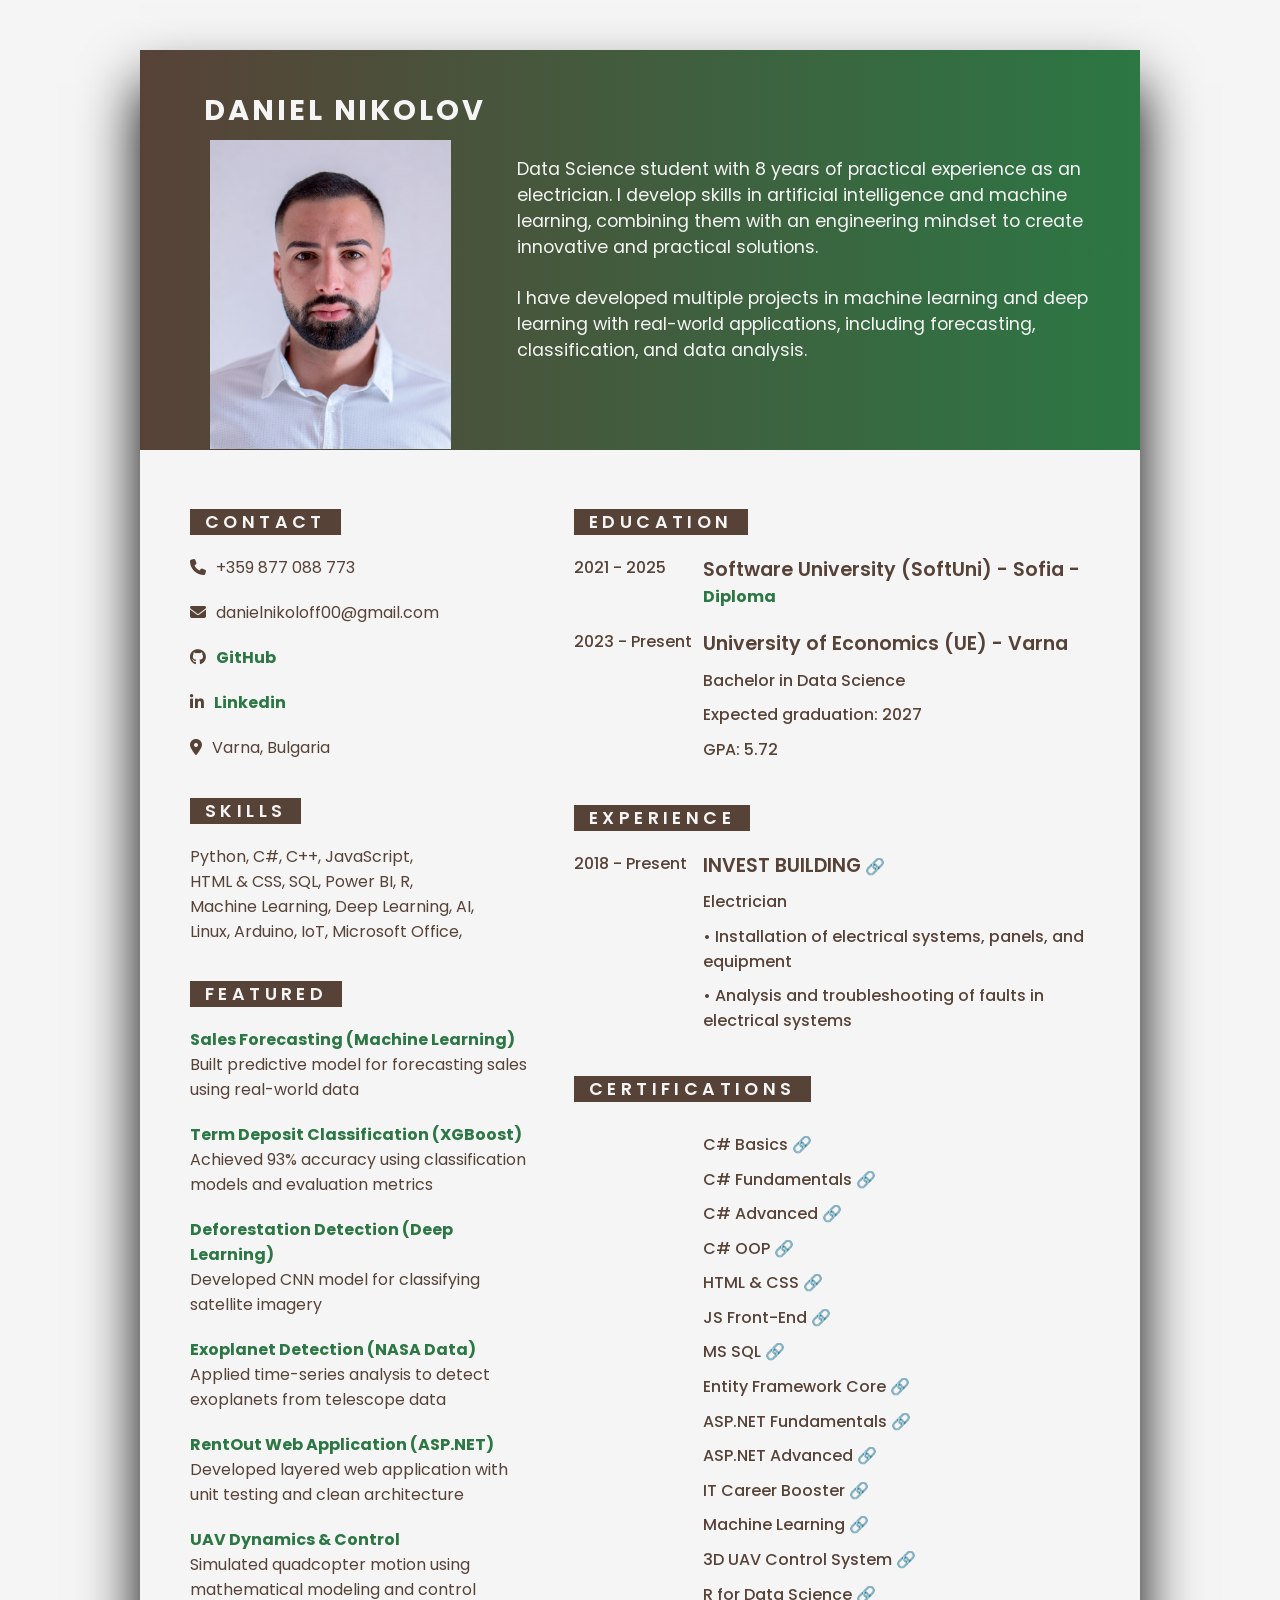
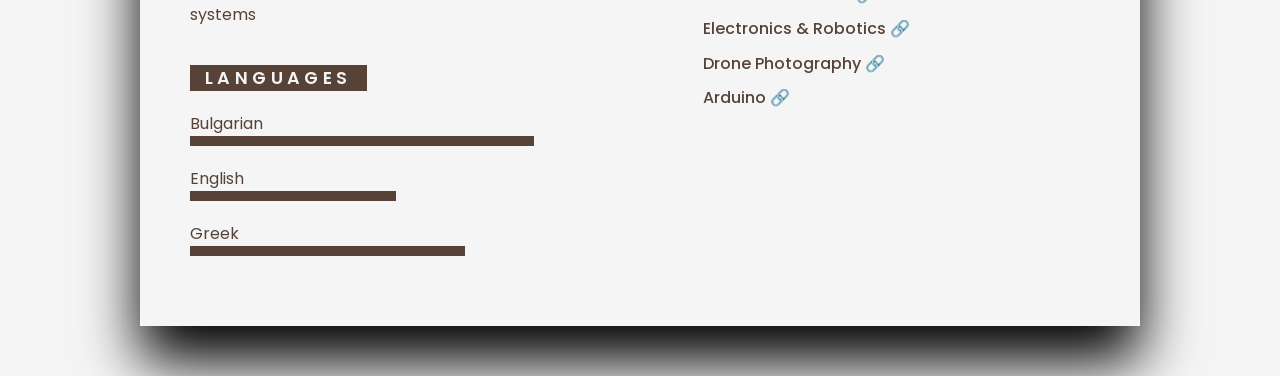
<file: index.html>
<!DOCTYPE html>
<html lang="en">
<head>
    <meta charset="UTF-8">
    <meta name="viewport" content="width=device-width, initial-scale=1.0">
    <title>CV</title>
    <link rel="stylesheet" href="https://cdnjs.cloudflare.com/ajax/libs/font-awesome/6.4.2/css/all.min.css" integrity="sha512-z3gLpd7yknf1YoNbCzqRKc4qyor8gaKU1qmn+CShxbuBusANI9QpRohGBreCFkKxLhei6S9CQXFEbbKuqLg0DA==" crossorigin="anonymous" referrerpolicy="no-referrer" />
    <link rel="stylesheet" href="style.css">
</head>
<body>
    <div class="container">
        <div class="top">
            <h2>Daniel Nikolov</h2>
            <div class="group">
                <div class="leftSide">
                    <div class="imgBx">
                        <img src="img.png" alt="#">
                    </div>
                </div>
                <div class="rightSide">
                    <p>Data Science student with 8 years of practical experience as an electrician. I develop skills in artificial intelligence and machine learning, combining them with an engineering mindset to create innovative and practical solutions.</p>
                    <br>
                    <p>I have developed multiple projects in machine learning and deep learning with real-world applications, including forecasting, classification, and data analysis.</p>
                </div>
            </div>
        </div>
        <div class="bottom">
            <div class="left-side">
                <h4>Contact</h4>
                <ul class="contact">
                    <li>
                        <span class="icon"><i class="fa-solid fa-phone"></i></span>
                        <span class="text">+359 877 088 773</span>
                    </li>
                    <li>
                        <span class="icon"><i class="fa-solid fa-envelope"></i></span>
                        <span class="text">danielnikoloff00@gmail.com</span>
                    </li>
                    <li>
                        <span class="icon"><i class="fa-brands fa-github"></i></span>
                        <span class="text"><a href="https://github.com/dmn-21"><b>GitHub</b></a></span>
                    </li>
                    <li>
                        <span class="icon"><i class="fa-brands fa-linkedin-in"></i></span>
                        <span class="text"><a href="https://www.linkedin.com/in/dmn21p/"><b>Linkedin</b></a></span>
                    </li>
                    <li>
                        <span class="icon"><i class="fa-solid fa-location-dot"></i></span>
                        <span class="text">Varna, Bulgaria</span>
                    </li>
                </ul>
                <h4>Skills</h4>
                <div class="skills">
                    <div class="skillsBox">
                        <p>Python, C#, C++, JavaScript,</p>
                        <p>HTML & CSS, SQL, Power BI, R,</p>
                        <p>Machine Learning, Deep Learning, AI,</p>
                        <p>Linux, Arduino, IoT, Microsoft Office,</p>
                    </div>
                </div>
                <h4>Featured</h4>
                <div class="skills">
                    <div class="skillsBox">
                        <b><p><a href="https://github.com/dmn-21/Machine-Learning/blob/main/Project/SalesForecastingInAnOnlineStore/SalesForecastingInAnOnlineStore.ipynb">Sales Forecasting (Machine Learning)</a></p></b>
                        <p>Built predictive model for forecasting sales using real-world data</p>
                    </div>
                    <div class="skillsBox">
                        <b><p><a href="https://github.com/dmn-21/Machine-Learning/blob/main/Bank_Prediction.ipynb">Term Deposit Classification (XGBoost)</a></p></b>
                        <p>Achieved 93% accuracy using classification models and evaluation metrics</p>
                    </div>
                    <div class="skillsBox">
                        <b><p><a href="https://github.com/dmn-21/Deep-Learning/blob/main/Deforestation_Classification_Using_Satellite_Imagery.ipynb">Deforestation Detection (Deep Learning)</a></p></b>
                        <p>Developed CNN model for classifying satellite imagery</p>
                    </div>
                    <div class="skillsBox">
                        <b><p><a href="https://github.com/dmn-21/Exoplanets-Telescope-Data/blob/main/How%20To%20Find%20Exoplanets%20in%20NASA%20Telescope%20Data%20(Python%2BLightkurve).ipynb">Exoplanet Detection (NASA Data)</a></p></b>
                        <p>Applied time-series analysis to detect exoplanets from telescope data</p>
                    </div>
                    <div class="skillsBox">
                        <b><p><a href="https://github.com/dmn-21/RentOut">RentOut Web Application (ASP.NET)</a></p></b>
                        <p>Developed layered web application with unit testing and clean architecture</p>
                    </div>
                    <div class="skillsBox">
                        <b><p><a href="https://github.com/dmn-21/Math-Concepts-for-Developers/blob/main/Project/quadcopter.ipynb">UAV Dynamics & Control</a></p></b>
                        <p>Simulated quadcopter motion using mathematical modeling and control systems</p>
                    </div>
                </div>
                <h4>Languages</h4>
                <div class="skills">
                    <div class="skillsBox" style="--i:100%;">
                        <p>Bulgarian</p>
                        <div class="value"></div>
                    </div>
                    <div class="skillsBox" style="--i:60%;">
                        <p>English</p>
                        <div class="value"></div>
                    </div>
                    <div class="skillsBox" style="--i:80%;">
                        <p>Greek</p>
                        <div class="value"></div>
                    </div>
                </div>
            </div>
            <div class="right_side">
                <h4 class="adjstMargin">Education</h4>
                <div class="edu_group">
                    <div class="edu_groupBx">
                        <p>2021 - 2025</p>
                        <div class="value">
                            <p>
                            <b>Software University (SoftUni) - Sofia - </b>
                            <a href="https://softuni.bg/certificates/details/234864/3d2196f8">Diploma</a>
                            </p>
                        </div>    
                    </div>
                    <div class="edu_groupBx">
                        <p>2023 - Present</p>
                        <div class="value">
                            <b>University of Economics (UE) - Varna</b>
                            <ul>
                                <li><p>Bachelor in Data Science</p></li>
                                <li><p>Expected graduation: 2027 </p></li>
                                <li><p>GPA: 5.72</p></li>
                            </ul>
                        </div>
                    </div>
                </div>
                <h4 class="margin-top">Experience</h4>
                <div class="edu_group">
                    <div class="edu_groupBx">
                        <p>2018 - Present&nbsp;</p>
                        <div class="value">
                            <b>INVEST BUILDING</b> <a href="https://investbuilding.bg/">🔗</a>
                            <ul>
                                <li><p>Electrician</p></li>
                                <li><p> • Installation of electrical systems, panels, and equipment</p></li>
                                <li><p> • Analysis and troubleshooting of faults in electrical systems</p></li>
                            </ul>
                        </div>    
                    </div>
                </div>
                <h4 class="margin-top">Certifications</h4>
                <div class="edu_group">
                    <div class="edu_groupBx">
                        <p></p>
                        <div class="value">
                            <ul class = certificated>
                                <li><p>C# Basics <a href="https://softuni.bg/certificates/details/124142/936bc4d9">🔗</a></p></li>
                                <li><p>C# Fundamentals <a href="https://softuni.bg/certificates/details/169444/7000c0d0">🔗</a></p></li>
                                <li><p>C# Advanced <a href="https://softuni.bg/certificates/details/169502/fe943dd4">🔗</a></p></li>
                                <li><p>C# OOP <a href="https://softuni.bg/certificates/details/169611/1acdbac1">🔗</a></p></li>
                                <li><p>HTML & CSS <a href="https://softuni.bg/certificates/details/174760/bba8ef08">🔗</a></p></li>
                                <li><p>JS Front-End <a href="https://softuni.bg/certificates/details/181293/aa9f193c">🔗</a></p></li>
                                <li><p>MS SQL <a href="https://softuni.bg/certificates/details/185587/bae48728">🔗</a></p></li>
                                <li><p>Entity Framework Core <a href="https://softuni.bg/certificates/details/194054/2fe920ef">🔗</a></p></li>
                                <li><p>ASP.NET Fundamentals <a href="https://softuni.bg/certificates/details/206761/05b5bf12">🔗</a></p></li>
                                <li><p>ASP.NET Advanced <a href="https://softuni.bg/certificates/details/214203/4c9019b9">🔗</a></p></li>
                                <li><p>IT Career Booster <a href="https://softuni.bg/certificates/details/213145/2dc614e9">🔗</a></p></li>
                                <li><p>Machine Learning <a href="https://softuni.bg/certificates/details/230519/30562233">🔗</a></p></li>
                                <li><p>3D UAV Control System <a href="https://www.udemy.com/certificate/UC-44a0d67a-6e41-405e-8c3d-3492d52e8d2f/">🔗</a></p></li>
                                <li><p>R for Data Science <a href="https://www.udemy.com/certificate/UC-2eb4bbaf-0bf7-4ba0-adbe-52d798e93da7/">🔗</a></p></li>
                                <li><p>Electronics & Robotics <a href="https://www.udemy.com/certificate/UC-ee66d7ab-259b-47f6-8cce-e3c70777a769/">🔗</a></p></li>
                                <li><p>Drone Photography <a href="https://www.udemy.com/certificate/UC-a8c2d89d-be4a-4e53-b545-7f6b6a73acb3/">🔗</a></p></li>
                                <li><p>Arduino <a href="https://www.udemy.com/certificate/UC-a50f7144-1555-4a37-adf1-a7d748d83652/">🔗</a></p></li>
                            </ul>
                        </div>    
                    </div>
                </div>
            </div>  
        </div>
    </div>
</body>
</html>
</file>
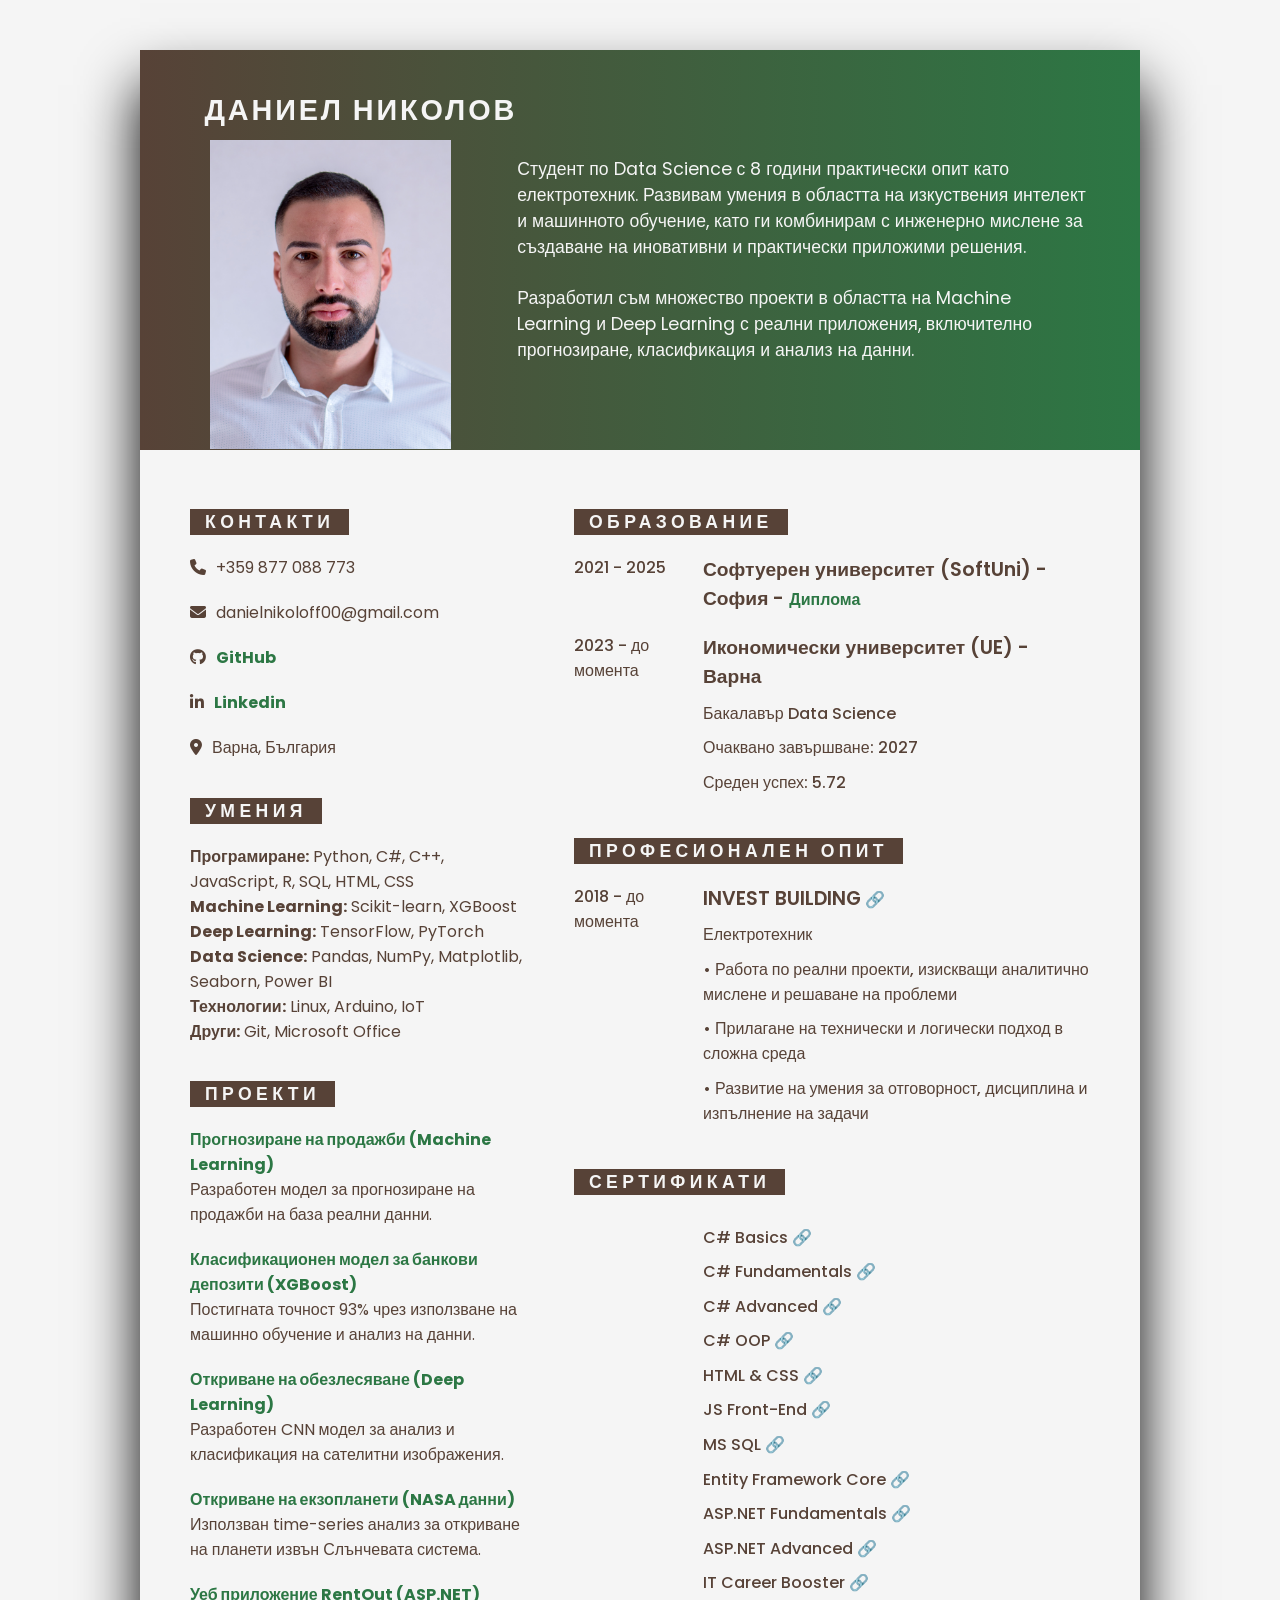
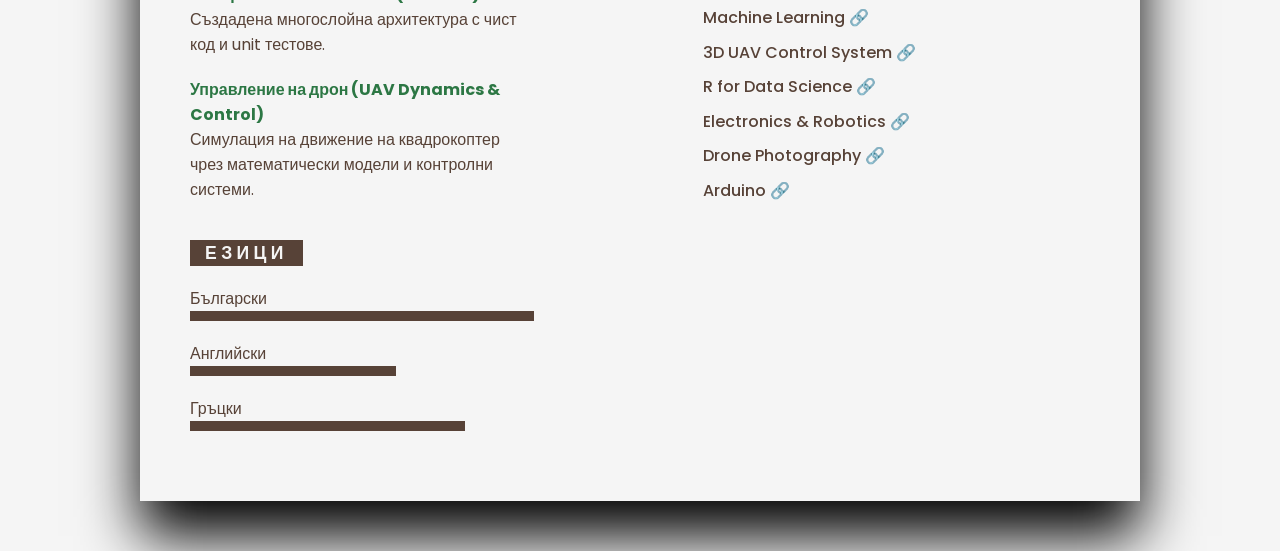
<file: indexbg.html>
<!DOCTYPE html>
<html lang="en">
<head>
    <meta charset="UTF-8">
    <meta name="viewport" content="width=device-width, initial-scale=1.0">
    <title>CV</title>
    <link rel="stylesheet" href="https://cdnjs.cloudflare.com/ajax/libs/font-awesome/6.4.2/css/all.min.css" integrity="sha512-z3gLpd7yknf1YoNbCzqRKc4qyor8gaKU1qmn+CShxbuBusANI9QpRohGBreCFkKxLhei6S9CQXFEbbKuqLg0DA==" crossorigin="anonymous" referrerpolicy="no-referrer" />
    <link rel="stylesheet" href="style.css">
</head>
<body>
    <div class="container">
        <div class="top">
            <h2>Даниел Николов</h2>
            <div class="group">
                <div class="leftSide">
                    <div class="imgBx">
                        <img src="img.png" alt="#">
                    </div>
                </div>
                <div class="rightSide">
                    <p>Студент по Data Science с 8 години практически опит като електротехник. Развивам умения в областта на изкуствения интелект и машинното обучение, като ги комбинирам с инженерно мислене за създаване на иновативни и практически приложими решения.</p>
                    <br>
                    <p>Разработил съм множество проекти в областта на Machine Learning и Deep Learning с реални приложения, включително прогнозиране, класификация и анализ на данни.</p>
                </div>
            </div>
        </div>
        <div class="bottom">
            <div class="left-side">
                <h4>КОНТАКТИ</h4>
                <ul class="contact">
                    <li>
                        <span class="icon"><i class="fa-solid fa-phone"></i></span>
                        <span class="text">+359 877 088 773</span>
                    </li>
                    <li>
                        <span class="icon"><i class="fa-solid fa-envelope"></i></span>
                        <span class="text">danielnikoloff00@gmail.com</span>
                    </li>
                    <li>
                        <span class="icon"><i class="fa-brands fa-github"></i></span>
                        <span class="text"><a href="https://github.com/dmn-21"><b>GitHub</b></a></span>
                    </li>
                    <li>
                        <span class="icon"><i class="fa-brands fa-linkedin-in"></i></span>
                        <span class="text"><a href="https://www.linkedin.com/in/dmn21p/"><b>Linkedin</b></a></span>
                    </li>
                    <li>
                        <span class="icon"><i class="fa-solid fa-location-dot"></i></span>
                        <span class="text">Варна, България</span>
                    </li>
                </ul>
                <h4>УМЕНИЯ</h4>
                <div class="skills">
                    <div class="skillsBox">
                        <p><b>Програмиране:</b> Python, C#, C++, JavaScript, R, SQL, HTML, CSS </p>
                        <p><b>Machine Learning:</b> Scikit-learn, XGBoost</p>
                        <p><b>Deep Learning:</b> TensorFlow, PyTorch</p>
                        <p><b>Data Science:</b> Pandas, NumPy, Matplotlib, Seaborn, Power BI</p>
                        <p><b>Технологии:</b> Linux, Arduino, IoT</p>
                        <p><b>Други:</b> Git, Microsoft Office</p>
                    </div>
                </div>
                <h4>ПРОЕКТИ</h4>
                <div class="skills">
                    <div class="skillsBox">
                        <b><p><a href="https://github.com/dmn-21/Machine-Learning/blob/main/Project/SalesForecastingInAnOnlineStore/SalesForecastingInAnOnlineStore.ipynb">Прогнозиране на продажби (Machine Learning)</a></p></b>
                        <p>Разработен модел за прогнозиране на продажби на база реални данни.</p>
                    </div>
                    <div class="skillsBox">
                        <b><p><a href="https://github.com/dmn-21/Machine-Learning/blob/main/Bank_Prediction.ipynb">Класификационен модел за банкови депозити (XGBoost)</a></p></b>
                        <p>Постигната точност 93% чрез използване на машинно обучение и анализ на данни.</p>
                    </div>
                    <div class="skillsBox">
                        <b><p><a href="https://github.com/dmn-21/Deep-Learning/blob/main/Deforestation_Classification_Using_Satellite_Imagery.ipynb">Откриване на обезлесяване (Deep Learning)</a></p></b>
                        <p>Разработен CNN модел за анализ и класификация на сателитни изображения.</p>
                    </div>
                    <div class="skillsBox">
                        <b><p><a href="https://github.com/dmn-21/Exoplanets-Telescope-Data/blob/main/How%20To%20Find%20Exoplanets%20in%20NASA%20Telescope%20Data%20(Python%2BLightkurve).ipynb">Откриване на екзопланети (NASA данни)</a></p></b>
                        <p>Използван time-series анализ за откриване на планети извън Слънчевата система.</p>
                    </div>
                    <div class="skillsBox">
                        <b><p><a href="https://github.com/dmn-21/RentOut">Уеб приложение RentOut (ASP.NET)</a></p></b>
                        <p>Създадена многослойна архитектура с чист код и unit тестове.</p>
                    </div>
                    <div class="skillsBox">
                        <b><p><a href="https://github.com/dmn-21/Math-Concepts-for-Developers/blob/main/Project/quadcopter.ipynb">Управление на дрон (UAV Dynamics & Control)</a></p></b>
                        <p>Симулация на движение на квадрокоптер чрез математически модели и контролни системи.</p>
                    </div>
                </div>
                <h4>ЕЗИЦИ</h4>
                <div class="skills">
                    <div class="skillsBox" style="--i:100%;">
                        <p>Български</p>
                        <div class="value"></div>
                    </div>
                    <div class="skillsBox" style="--i:60%;">
                        <p>Английски</p>
                        <div class="value"></div>
                    </div>
                    <div class="skillsBox" style="--i:80%;">
                        <p>Гръцки</p>
                        <div class="value"></div>
                    </div>
                </div>
            </div>
            <div class="right_side">
                <h4 class="adjstMargin">ОБРАЗОВАНИЕ</h4>
                <div class="edu_group">
                    <div class="edu_groupBx">
                        <p>2021 - 2025</p>
                        <div class="value">
                            <p>
                            <b>Софтуерен университет (SoftUni) - София - </b>
                            <a href="https://softuni.bg/certificates/details/234864/3d2196f8">Диплома</a>
                            </p>
                        </div>    
                    </div>
                    <div class="edu_groupBx">
                        <p>2023 - до момента</p>
                        <div class="value">
                            <b>Икономически университет (UE) - Варна</b>
                            <ul>
                                <li><p>Бакалавър Data Science</p></li>
                                <li><p>Очаквано завършване: 2027 </p></li>
                                <li><p>Среден успех: 5.72</p></li>
                            </ul>
                        </div>
                    </div>
                </div>
                <h4 class="margin-top">ПРОФЕСИОНАЛЕН ОПИТ</h4>
                <div class="edu_group">
                    <div class="edu_groupBx">
                        <p>2018 - до момента</p>
                        <div class="value">
                            <b>INVEST BUILDING</b> <a href="https://investbuilding.bg/">🔗</a>
                            <ul>
                                <li><p>Електротехник</p></li>
                                <li><p> • Работа по реални проекти, изискващи аналитично мислене и решаване на проблеми</p></li>
                                <li><p> • Прилагане на технически и логически подход в сложна среда</p></li>
                                <li><p> • Развитие на умения за отговорност, дисциплина и изпълнение на задачи</p></li>
                            </ul>
                        </div>    
                    </div>
                </div>
                <h4 class="margin-top">СЕРТИФИКАТИ</h4>
                <div class="edu_group">
                    <div class="edu_groupBx">
                        <p></p>
                        <div class="value">
                            <ul class = certificated>
                                <li><p>C# Basics <a href="https://softuni.bg/certificates/details/124142/936bc4d9">🔗</a></p></li>
                                <li><p>C# Fundamentals <a href="https://softuni.bg/certificates/details/169444/7000c0d0">🔗</a></p></li>
                                <li><p>C# Advanced <a href="https://softuni.bg/certificates/details/169502/fe943dd4">🔗</a></p></li>
                                <li><p>C# OOP <a href="https://softuni.bg/certificates/details/169611/1acdbac1">🔗</a></p></li>
                                <li><p>HTML & CSS <a href="https://softuni.bg/certificates/details/174760/bba8ef08">🔗</a></p></li>
                                <li><p>JS Front-End <a href="https://softuni.bg/certificates/details/181293/aa9f193c">🔗</a></p></li>
                                <li><p>MS SQL <a href="https://softuni.bg/certificates/details/185587/bae48728">🔗</a></p></li>
                                <li><p>Entity Framework Core <a href="https://softuni.bg/certificates/details/194054/2fe920ef">🔗</a></p></li>
                                <li><p>ASP.NET Fundamentals <a href="https://softuni.bg/certificates/details/206761/05b5bf12">🔗</a></p></li>
                                <li><p>ASP.NET Advanced <a href="https://softuni.bg/certificates/details/214203/4c9019b9">🔗</a></p></li>
                                <li><p>IT Career Booster <a href="https://softuni.bg/certificates/details/213145/2dc614e9">🔗</a></p></li>
                                <li><p>Machine Learning <a href="https://softuni.bg/certificates/details/230519/30562233">🔗</a></p></li>
                                <li><p>3D UAV Control System <a href="https://www.udemy.com/certificate/UC-44a0d67a-6e41-405e-8c3d-3492d52e8d2f/">🔗</a></p></li>
                                <li><p>R for Data Science <a href="https://www.udemy.com/certificate/UC-2eb4bbaf-0bf7-4ba0-adbe-52d798e93da7/">🔗</a></p></li>
                                <li><p>Electronics & Robotics <a href="https://www.udemy.com/certificate/UC-ee66d7ab-259b-47f6-8cce-e3c70777a769/">🔗</a></p></li>
                                <li><p>Drone Photography <a href="https://www.udemy.com/certificate/UC-a8c2d89d-be4a-4e53-b545-7f6b6a73acb3/">🔗</a></p></li>
                                <li><p>Arduino <a href="https://www.udemy.com/certificate/UC-a50f7144-1555-4a37-adf1-a7d748d83652/">🔗</a></p></li>
                            </ul>
                        </div>    
                    </div>
                </div>
            </div>  
        </div>
    </div>
</body>
</html>
</file>
<file: style.css>
@import url('https://fonts.googleapis.com/css2?family=Poppins:wght@200;300;400;500;600;700;800;900&display=swap');

* {
    margin: 0;
    padding: 0;
    box-sizing: border-box;
    font-family: 'Poppins', sans-serif;
}

body {
    display: flex;
    justify-content: center;
    align-items: center;
    min-height: 100vh;
    background-color: whitesmoke;
}

.container {
    position: relative;
    max-width: 1000px;
    min-height: 1000px;
    background-color: whitesmoke;
    margin: 50px;
    box-shadow: 0 35px 55px rgba(0,0,0,1);
}

.top {
    position: relative;
    width: 100%;
    height: 400px;
    background-image: linear-gradient(to right, #574237, #2c7744);
    padding: 50px;
}

h2 {
    font-size: 1.8em;
    color: whitesmoke;
    text-transform: uppercase;
    line-height: 0.7em;
    letter-spacing: 0.1em;
    padding-left: 0.5em;
}

.group {
    position: relative;
    display: grid;
    gap: 40px;
    width: 100%;
    grid-template-columns: 1.4fr 3fr;
    margin-top: 20px;
    padding-left: 20px;
}

.group .imgBx {
    position: relative;
    width: 90%;
}

.group .imgBx img {
    width: 100%;
}

.group p {
    color: whitesmoke;
    font-size: 1.10em;
}

.top .rightSide {
    padding-top: 1em;
}

.bottom {
    position: relative;
    display: grid;
    margin: 50px 50px;
    margin-top: 60px;
    gap: 40px;
    grid-template-columns: 2fr 3fr;
}

.bottom .left-side {
    margin-top: -18.5px;
}

h4 {
    font-size: 1.1em;
    text-transform: uppercase;
    letter-spacing: 0.25em;
    color: whitesmoke;
    background-color: #574237;
    font-weight: 600;
    padding: 0 15px;
    display: inline-flex;
}

.contact {
    position: relative;
    display: flex;
    flex-direction: column;
    gap: 20px;
    margin: 20px 0;
}

.contact li {
    list-style: none;
    display: flex;
    gap: 10px;
    
}

.contact li .icon {
    color: #574237
}

.contact li .text {
    color: #574237;
}

.skills {
    position: relative;
    width: 100%;
    display: flex;
    flex-direction: column;
    gap: 20px;
    margin: 20px 0;
}

.skills .skillsBox {
    position: relative;
    display: grid;
    align-items: center;
}

.skills .skillsBox p {
    color: #574237;
}

.skills .skillsBox .value {
    position: relative;
    width: 100%;
    height: 10px;
    background-color: whitesmoke;
}

.skills .skillsBox .value::before {
    content: '';
    position: absolute;
    width: var(--i);
    height: 100%;
    background-color: #574237;
}

.adjstMargin {
    margin-top: -10px;
}

.edu_group {
    position: relative;
    width: 100%;
    display: flex;
    flex-direction: column;
    gap: 20px;
    margin: 20px 0;
}

.edu_groupBx {
    position: relative;
    display: grid;
    grid-template-columns: 1fr 3fr;
}

.edu_groupBx p:nth-child(1) {
    font-weight: 500;
}

.edu_groupBx b {
    font-weight: 600;
    color: #574237;
}

.edu_groupBx span {
    position: relative;
    top: -2px;
    font-size: 0.8em;
    color: #574237;
}

.edu_groupBx p {
    color: #574237;
}

h4 {
    margin-top: 1em;
}

.value b {
    font-size: 1.2em;
}

.value li {
    padding-top: .6em;
    display: block;
}

.value a {
    font-weight: bold;
}

.certificated b {
    color: #574237;
}

.certificated p {
    color: #574237;
}

.margin-top {
    margin-top: 1.3em;
}

.hobbies {
    padding: 0 50px 50px;
}

.hobbies ul {
    display: flex;
    margin-top: 30px;
    gap: 20px;
    justify-content: space-between;
}

.hobbies ul li {
    list-style: none;
    color: #574237;
    width: calc(100% / 6);
    padding: 20px 0;
    display: flex;
    flex-direction: column;
    gap: 5px;
    background-color: #DCDCDC;
    text-align: center;
    cursor: pointer;
    border-radius: 1em;
}

.hobbies ul li:hover {
    background-color: #574237;
    color: whitesmoke;
}

.hobbies ul li i {
    font-size: 2em;
}

a {
    color: 	#2c7744;
    text-decoration: none;
}


@media (width < 950px) {
    .group p {
        font-size: 12px;
    }
}

@media (width < 750px) {
    h2 {
        font-size: 24px;
    }

    .rightSide p {
        font-size: 12px;
    }
    
    .bottom {
        display: flex;
        flex-direction: column;
    }

    .hobbies ul {
        display: grid;
        grid-template-columns: 1fr 1fr;
    }

    .hobbies ul li {
        width: 100%;
    }
}

@media (width < 600px) {
    .leftSide {
        display: none;
    }

    .group {
        gap: 0;
        grid-template-columns: none;
    }

    .certificated p {
        display: flex;
        flex-direction: column;
    }
}

@media (width < 500px) {
    .top h2{
        font-size: 1em;
    }
}

@media (width < 400px) {
    .top {
        padding-top: 20px;
    }
}
</file>
